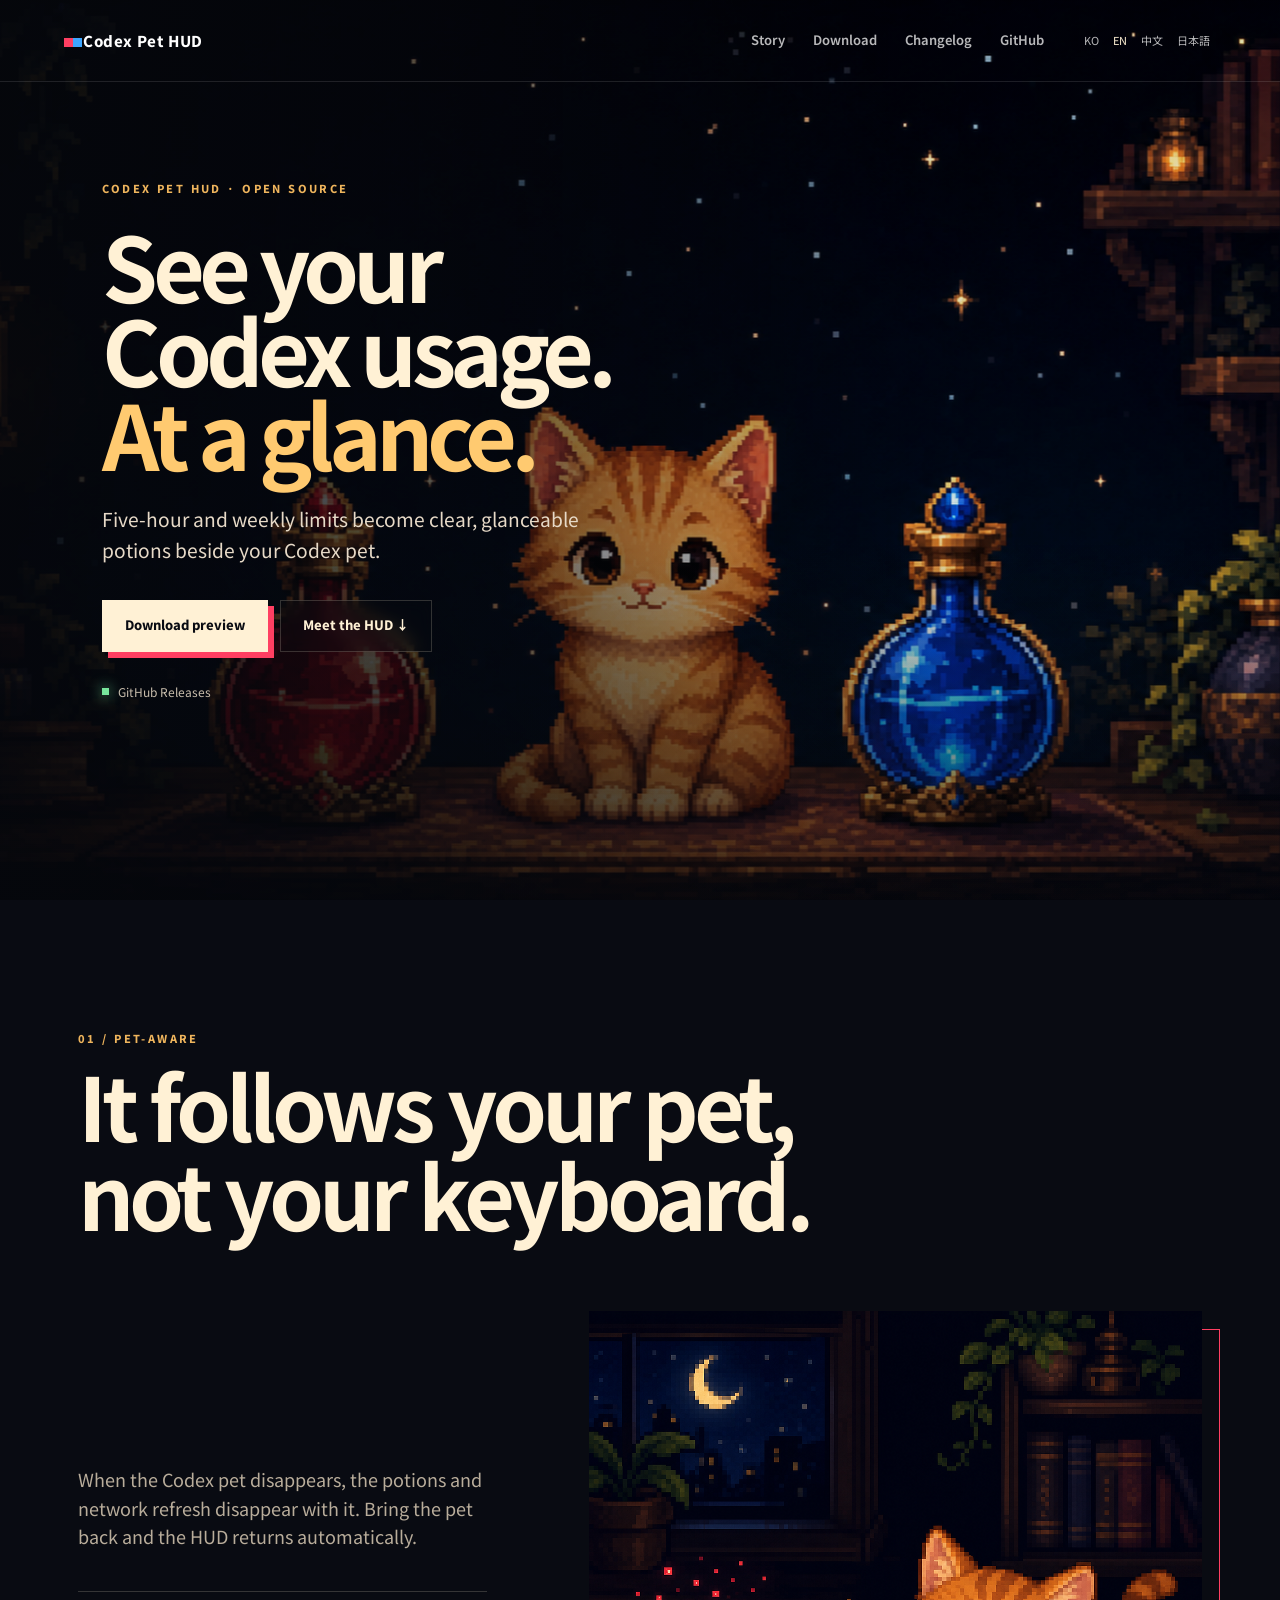
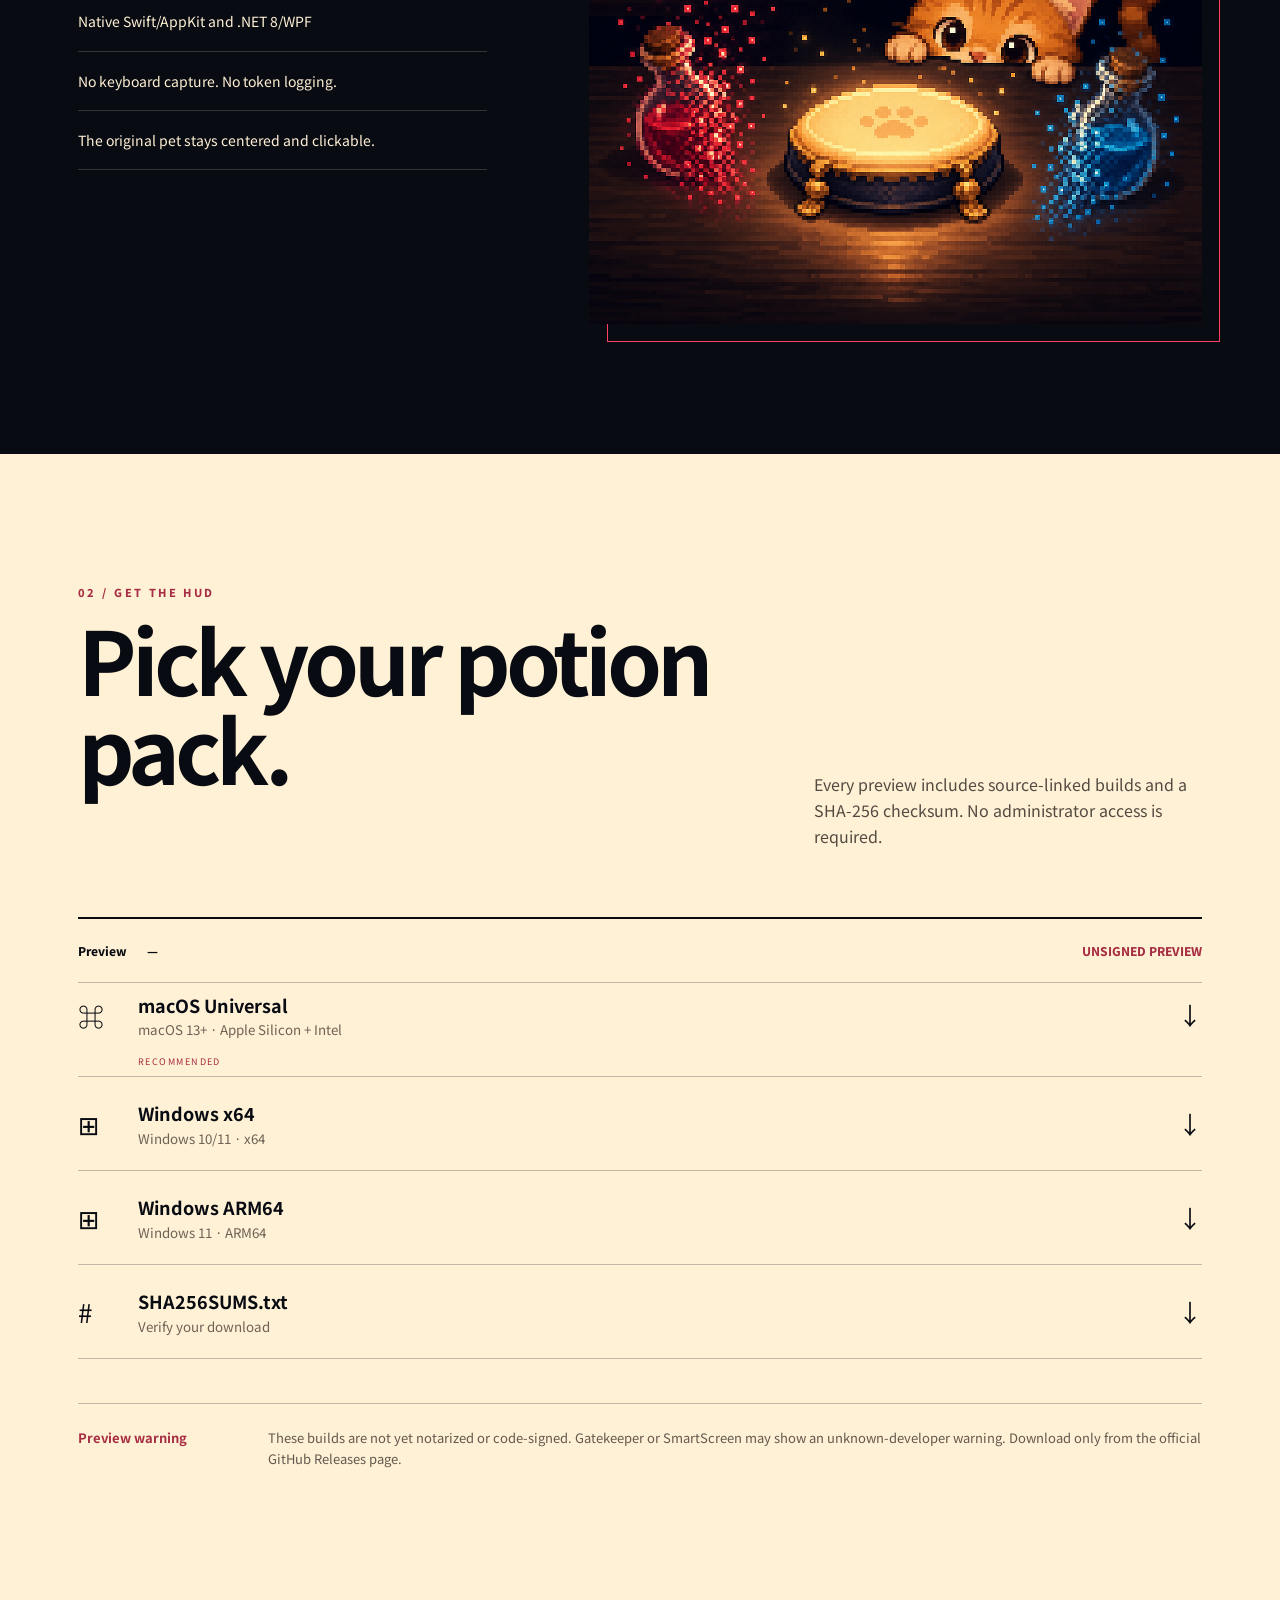
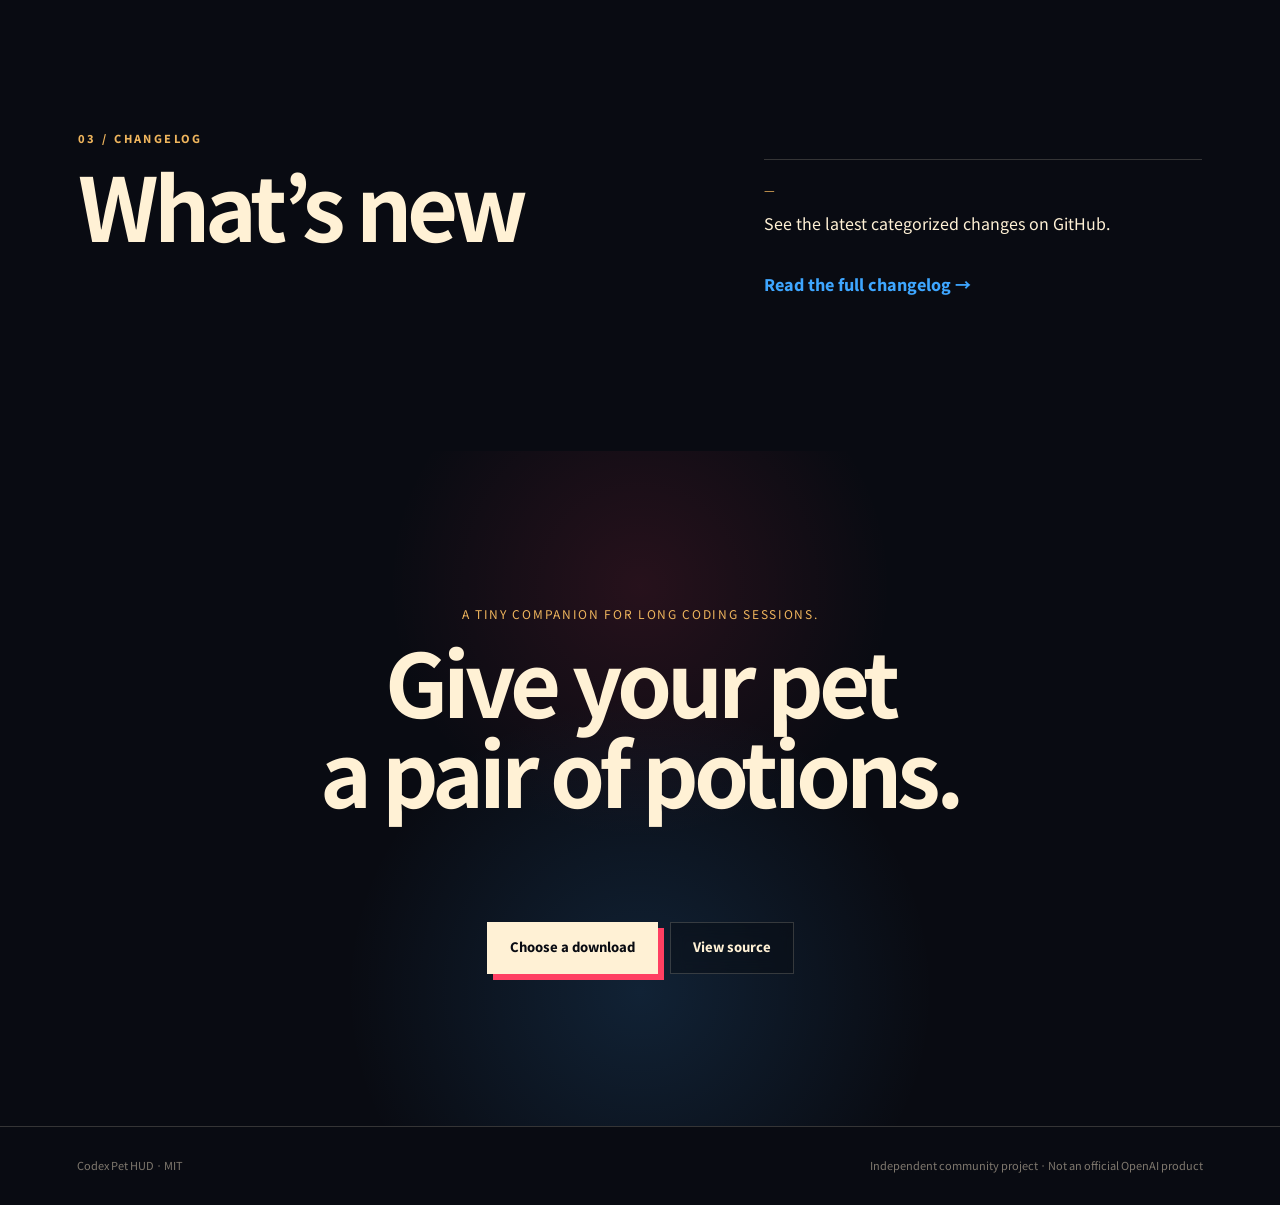
<file: site/index.html>
<!doctype html>
<html lang="en">
<head>
  <meta charset="utf-8">
  <meta name="viewport" content="width=device-width, initial-scale=1">
  <meta name="theme-color" content="#090b12">
  <meta name="description" content="See your five-hour and weekly Codex usage at a glance as two potions beside your pet.">
  <meta property="og:title" content="Codex Pet HUD">
  <meta property="og:description" content="See your Codex usage at a glance.">
  <meta property="og:image" content="https://himomohi.github.io/codex-pet-hud/assets/images/codex-pet-hud-hero.png">
  <meta property="og:type" content="website">
  <title>Codex Pet HUD</title>
  <link rel="icon" type="image/png" href="assets/images/pet-aware-magic.png">
  <link rel="preconnect" href="https://fonts.googleapis.com">
  <link rel="preconnect" href="https://fonts.gstatic.com" crossorigin>
  <link href="https://fonts.googleapis.com/css2?family=Noto+Sans+JP:wght@400;600;800&amp;family=Noto+Sans+KR:wght@400;600;800&amp;display=swap" rel="stylesheet">
  <link rel="stylesheet" href="assets/site.css">
  <script src="assets/site.js" defer></script>
</head>
<body>
  <header class="site-header">
    <a class="brand" href="#top" aria-label="Codex Pet HUD home"><span class="brand-pixel" aria-hidden="true"></span>Codex Pet HUD</a>
    <nav aria-label="Primary navigation">
      <a href="#story" data-i18n="navStory">Story</a>
      <a href="#download" data-i18n="navDownload">Download</a>
      <a href="#changelog" data-i18n="navChangelog">Changelog</a>
      <a href="https://github.com/himomohi/codex-pet-hud">GitHub</a>
    </nav>
    <div class="languages" aria-label="Language">
      <button type="button" data-lang="ko">KO</button><button type="button" data-lang="en">EN</button><button type="button" data-lang="zh">中文</button><button type="button" data-lang="ja">日本語</button>
    </div>
  </header>

  <main id="top">
    <section class="hero">
      <img class="hero-art" src="assets/images/codex-pet-hud-hero.png" alt="A pixel-art orange cat sitting between a red potion and a blue potion">
      <div class="hero-shade"></div>
      <div class="hero-copy reveal">
        <p class="eyebrow">CODEX PET HUD · OPEN SOURCE</p>
        <h1 data-i18n="heroTitle">See your Codex usage.<br><em>At a glance.</em></h1>
        <p data-i18n="heroBody">Five-hour and weekly limits become clear, glanceable potions beside your Codex pet.</p>
        <div class="actions">
          <a class="button primary" id="heroDownload" href="https://github.com/himomohi/codex-pet-hud/releases" data-i18n="downloadLatest">Download preview</a>
          <a class="button quiet" href="#story" data-i18n="meetHud">Meet the HUD ↓</a>
        </div>
        <p class="release-status"><span class="status-dot"></span><span id="heroVersion" data-i18n="checkingRelease">Checking latest release…</span></p>
      </div>
    </section>

    <section class="manifesto" id="story">
      <p class="section-index">01 / PET-AWARE</p>
      <h2 data-i18n="storyTitle">It follows your pet,<br>not your keyboard.</h2>
      <div class="story-grid">
        <div class="story-copy reveal">
          <p data-i18n="storyBody">When the Codex pet disappears, the potions and network refresh disappear with it. Bring the pet back and the HUD returns automatically.</p>
          <ul>
            <li data-i18n="featureNative">Native Swift/AppKit and .NET 8/WPF</li>
            <li data-i18n="featurePrivacy">No keyboard capture. No token logging.</li>
            <li data-i18n="featureCenter">The original pet stays centered and clickable.</li>
          </ul>
        </div>
        <figure class="pixel-frame reveal">
          <img src="assets/images/pet-aware-magic.png" alt="Pixel-art cat hiding while red and blue potion bottles fade into sparkles" loading="lazy">
        </figure>
      </div>
    </section>

    <section class="download" id="download">
      <p class="section-index">02 / GET THE HUD</p>
      <div class="download-heading">
        <h2 data-i18n="downloadTitle">Pick your potion pack.</h2>
        <p data-i18n="downloadBody">Every preview includes source-linked builds and a SHA-256 checksum. No administrator access is required.</p>
      </div>
      <div class="release-meta"><span id="releaseVersion">Preview</span><span id="releaseDate">—</span><span class="preview-tag">UNSIGNED PREVIEW</span></div>
      <div class="download-list">
        <a class="download-row recommended" id="macDownload" href="https://github.com/himomohi/codex-pet-hud/releases">
          <span class="platform-mark">⌘</span><span><strong>macOS Universal</strong><small data-i18n="macRequirement">macOS 13+ · Apple Silicon + Intel</small></span><span class="arrow">↓</span>
        </a>
        <a class="download-row" id="winX64Download" href="https://github.com/himomohi/codex-pet-hud/releases">
          <span class="platform-mark">⊞</span><span><strong>Windows x64</strong><small data-i18n="windowsRequirement">Windows 10/11 · x64</small></span><span class="arrow">↓</span>
        </a>
        <a class="download-row" id="winArmDownload" href="https://github.com/himomohi/codex-pet-hud/releases">
          <span class="platform-mark">⊞</span><span><strong>Windows ARM64</strong><small data-i18n="windowsArmRequirement">Windows 11 · ARM64</small></span><span class="arrow">↓</span>
        </a>
        <a class="download-row checksum" id="checksumDownload" href="https://github.com/himomohi/codex-pet-hud/releases">
          <span class="platform-mark">#</span><span><strong>SHA256SUMS.txt</strong><small data-i18n="verifyDownload">Verify your download</small></span><span class="arrow">↓</span>
        </a>
      </div>
      <aside class="warning"><strong data-i18n="previewWarningTitle">Preview warning</strong><span data-i18n="previewWarning">These builds are not yet notarized or code-signed. Gatekeeper or SmartScreen may show an unknown-developer warning. Download only from the official GitHub Releases page.</span></aside>
    </section>

    <section class="changelog" id="changelog">
      <p class="section-index">03 / CHANGELOG</p>
      <div class="changelog-layout">
        <h2 id="releaseHeading">What’s new</h2>
        <div class="release-notes reveal">
          <p class="date" id="changelogDate">—</p>
          <div id="releaseChanges"><p data-i18n="releaseFallback">See the latest categorized changes on GitHub.</p></div>
          <a href="https://github.com/himomohi/codex-pet-hud/blob/main/CHANGELOG.md" data-i18n="fullChangelog">Read the full changelog →</a>
        </div>
      </div>
    </section>

    <section class="final-cta">
      <p data-i18n="finalEyebrow">A tiny companion for long coding sessions.</p>
      <h2 data-i18n="finalTitle">Give your pet<br>a pair of potions.</h2>
      <div class="actions">
        <a class="button primary" href="#download" data-i18n="chooseDownload">Choose a download</a>
        <a class="button quiet" href="https://github.com/himomohi/codex-pet-hud" data-i18n="viewSource">View source</a>
      </div>
    </section>
  </main>

  <footer><span>Codex Pet HUD · MIT</span><span data-i18n="communityNotice">Independent community project · Not an official OpenAI product</span></footer>
</body>
</html>
</file>
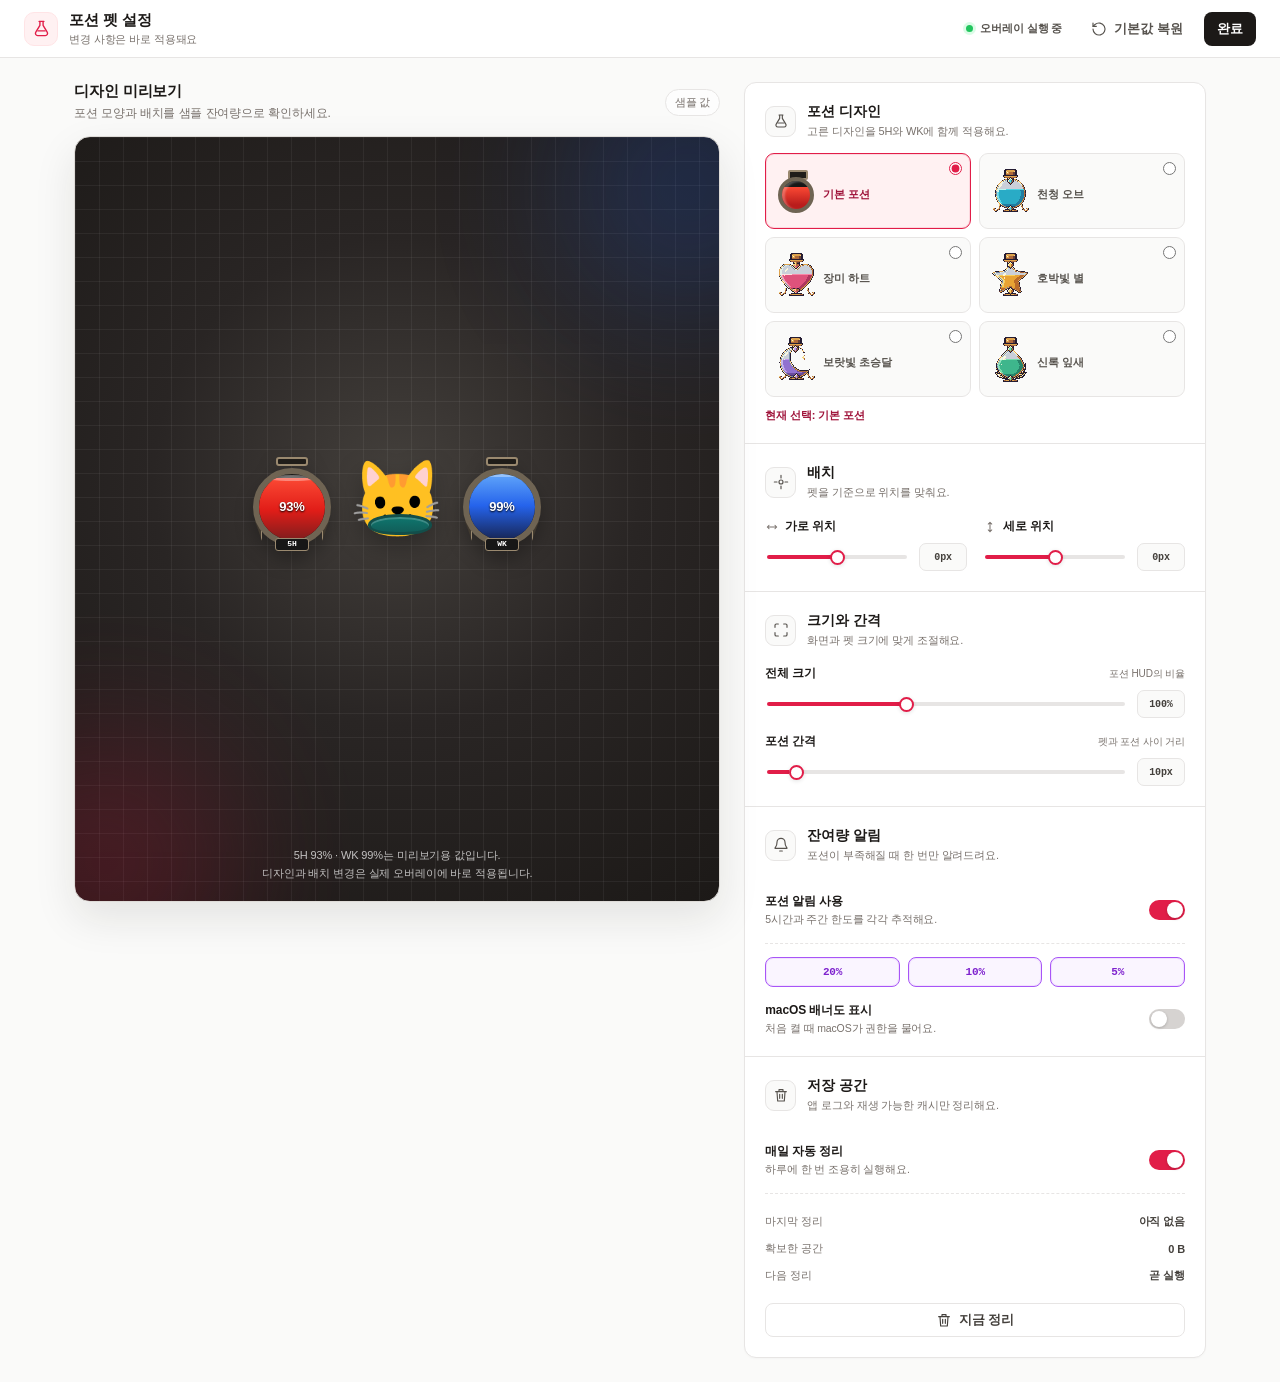
<file: shared/settings/index.html>
<!doctype html>
<html lang="ko">
<head>
  <meta charset="utf-8">
  <meta name="viewport" content="width=device-width, initial-scale=1">
  <title>포션 펫 설정</title>
  <link rel="stylesheet" href="app.css">
</head>
<body>
  <header class="toolbar">
    <div class="brand">
      <div class="brand-icon" aria-hidden="true">
        <svg viewBox="0 0 24 24"><path d="M9 3h6M10 3v5l-5.2 8.7A2.8 2.8 0 0 0 7.2 21h9.6a2.8 2.8 0 0 0 2.4-4.3L14 8V3"/><path d="M7.5 15h9"/></svg>
      </div>
      <div>
        <h1>포션 펫 설정</h1>
        <p>변경 사항은 바로 적용돼요</p>
      </div>
    </div>
    <div class="toolbar-actions">
      <span class="status-badge"><i></i> 오버레이 실행 중</span>
      <button class="button ghost" id="resetButton">
        <svg viewBox="0 0 24 24"><path d="M3 12a9 9 0 1 0 3-6.7L3 8"/><path d="M3 3v5h5"/></svg>
        기본값 복원
      </button>
      <button class="button primary" id="doneButton">완료</button>
    </div>
  </header>

  <main class="workspace">
    <section class="preview-column" aria-labelledby="previewTitle">
      <div class="section-heading">
        <div>
          <h2 id="previewTitle">디자인 미리보기</h2>
          <p>포션 모양과 배치를 샘플 잔여량으로 확인하세요.</p>
        </div>
        <span class="sample-badge">샘플 값</span>
      </div>

      <div class="preview-stage" id="previewStage">
        <div class="ambient ambient-one"></div>
        <div class="ambient ambient-two"></div>
        <div class="axis horizontal"></div>
        <div class="axis vertical"></div>
        <div class="hud-preview" id="hudPreview">
          <div class="potion potion-red">
            <div class="potion-cap"></div>
            <div class="potion-brace left"></div><div class="potion-brace right"></div>
            <div class="potion-glass"><div class="liquid"></div><span>93%</span></div>
            <div class="potion-art" aria-hidden="true"><div class="potion-mask"><div class="liquid"></div></div><img class="potion-frame" alt=""></div>
            <span class="potion-sample">93%</span>
            <b>5H</b>
          </div>
          <div class="pet-sprite" aria-label="포션 펫"></div>
          <div class="potion potion-blue">
            <div class="potion-cap"></div>
            <div class="potion-brace left"></div><div class="potion-brace right"></div>
            <div class="potion-glass"><div class="liquid"></div><span>99%</span></div>
            <div class="potion-art" aria-hidden="true"><div class="potion-mask"><div class="liquid"></div></div><img class="potion-frame" alt=""></div>
            <span class="potion-sample">99%</span>
            <b>WK</b>
          </div>
        </div>
        <p class="preview-hint">5H 93% · WK 99%는 미리보기용 값입니다.<br>디자인과 배치 변경은 실제 오버레이에 바로 적용됩니다.</p>
      </div>
    </section>

    <aside class="settings-panel" aria-label="오버레이 설정">
      <section class="settings-section potion-selection" aria-labelledby="potionStyleTitle">
        <div class="section-title">
          <span class="icon"><svg viewBox="0 0 24 24"><path d="M9 3h6M10 3v5l-5.2 8.7A2.8 2.8 0 0 0 7.2 21h9.6a2.8 2.8 0 0 0 2.4-4.3L14 8V3"/><path d="M7.5 15h9"/></svg></span>
          <div><h3 id="potionStyleTitle">포션 디자인</h3><p>고른 디자인을 5H와 WK에 함께 적용해요.</p></div>
        </div>
        <fieldset class="potion-options">
          <legend class="visually-hidden">포션 디자인 선택</legend>
          <label class="potion-option">
            <input type="radio" name="potionStyle" value="classic" checked>
            <span class="potion-card"><span class="classic-thumbnail" aria-hidden="true"><span></span></span><span>기본 포션</span></span>
          </label>
          <label class="potion-option">
            <input type="radio" name="potionStyle" value="celestial-orb">
            <span class="potion-card"><img src="potions/celestial-orb.png" alt="" width="48" height="48"><span>천청 오브</span></span>
          </label>
          <label class="potion-option">
            <input type="radio" name="potionStyle" value="rose-heart">
            <span class="potion-card"><img src="potions/rose-heart.png" alt="" width="48" height="48"><span>장미 하트</span></span>
          </label>
          <label class="potion-option">
            <input type="radio" name="potionStyle" value="amber-star">
            <span class="potion-card"><img src="potions/amber-star.png" alt="" width="48" height="48"><span>호박빛 별</span></span>
          </label>
          <label class="potion-option">
            <input type="radio" name="potionStyle" value="lunar-crescent">
            <span class="potion-card"><img src="potions/lunar-crescent.png" alt="" width="48" height="48"><span>보랏빛 초승달</span></span>
          </label>
          <label class="potion-option">
            <input type="radio" name="potionStyle" value="verdant-leaf">
            <span class="potion-card"><img src="potions/verdant-leaf.png" alt="" width="48" height="48"><span>신록 잎새</span></span>
          </label>
        </fieldset>
        <p class="selected-potion" id="selectedPotionStyle" aria-live="polite">현재 선택: 기본 포션</p>
      </section>
      <section class="settings-section">
        <div class="section-title">
          <span class="icon"><svg viewBox="0 0 24 24"><circle cx="12" cy="12" r="3"/><path d="M12 2v4M12 18v4M2 12h4M18 12h4"/></svg></span>
          <div><h3>배치</h3><p>펫을 기준으로 위치를 맞춰요.</p></div>
        </div>

        <div class="field-grid">
          <div class="control-group">
            <label for="horizontalOffset"><svg viewBox="0 0 24 24"><path d="M4 12h16M7 9l-3 3 3 3M17 9l3 3-3 3"/></svg>가로 위치</label>
            <div class="slider-row"><input type="range" id="horizontalOffset" min="-400" max="400" step="1"><output id="horizontalOffsetValue">0px</output></div>
          </div>
          <div class="control-group">
            <label for="verticalOffset"><svg viewBox="0 0 24 24"><path d="M12 4v16M9 7l3-3 3 3M9 17l3 3 3-3"/></svg>세로 위치</label>
            <div class="slider-row"><input type="range" id="verticalOffset" min="-300" max="300" step="1"><output id="verticalOffsetValue">0px</output></div>
          </div>
        </div>
      </section>

      <section class="settings-section">
        <div class="section-title">
          <span class="icon"><svg viewBox="0 0 24 24"><path d="M8 3H5a2 2 0 0 0-2 2v3M16 3h3a2 2 0 0 1 2 2v3M8 21H5a2 2 0 0 1-2-2v-3M16 21h3a2 2 0 0 0 2-2v-3"/></svg></span>
          <div><h3>크기와 간격</h3><p>화면과 펫 크기에 맞게 조절해요.</p></div>
        </div>

        <div class="control-group wide">
          <label for="scale">전체 크기 <small>포션 HUD의 비율</small></label>
          <div class="slider-row"><input type="range" id="scale" min="50" max="180" step="5"><output id="scaleValue">100%</output></div>
        </div>
        <div class="control-group wide">
          <label for="potionGap">포션 간격 <small>펫과 포션 사이 거리</small></label>
          <div class="slider-row"><input type="range" id="potionGap" min="0" max="160" step="1"><output id="potionGapValue">10px</output></div>
        </div>
      </section>

      <section class="settings-section alerts">
        <div class="section-title">
          <span class="icon"><svg viewBox="0 0 24 24"><path d="M18 8a6 6 0 0 0-12 0c0 7-3 7-3 9h18c0-2-3-2-3-9"/><path d="M10 21h4"/></svg></span>
          <div><h3>잔여량 알림</h3><p>포션이 부족해질 때 한 번만 알려드려요.</p></div>
        </div>

        <label class="switch-row compact">
          <span><strong>포션 알림 사용</strong><small>5시간과 주간 한도를 각각 추적해요.</small></span>
          <input type="checkbox" id="usageAlertsEnabled"><i class="switch"></i>
        </label>

        <div class="threshold-options" id="thresholdOptions" aria-label="알림 기준">
          <label class="threshold-chip"><input type="checkbox" id="alert20"><span>20%</span></label>
          <label class="threshold-chip"><input type="checkbox" id="alert10"><span>10%</span></label>
          <label class="threshold-chip"><input type="checkbox" id="alert5"><span>5%</span></label>
        </div>

        <label class="switch-row native-alert-row">
          <span><strong>macOS 배너도 표시</strong><small>처음 켤 때 macOS가 권한을 물어요.</small></span>
          <input type="checkbox" id="nativeNotificationsEnabled"><i class="switch"></i>
        </label>
      </section>

      <section class="settings-section maintenance">
        <div class="section-title">
          <span class="icon"><svg viewBox="0 0 24 24"><path d="M4 7h16M10 11v6M14 11v6M6 7l1 14h10l1-14M9 7V4h6v3"/></svg></span>
          <div><h3>저장 공간</h3><p>앱 로그와 재생 가능한 캐시만 정리해요.</p></div>
        </div>

        <label class="switch-row compact">
          <span><strong>매일 자동 정리</strong><small>하루에 한 번 조용히 실행해요.</small></span>
          <input type="checkbox" id="autoCleanup"><i class="switch"></i>
        </label>
        <dl class="maintenance-stats">
          <div><dt>마지막 정리</dt><dd id="lastCleanup">아직 없음</dd></div>
          <div><dt>확보한 공간</dt><dd id="freedSpace">0 B</dd></div>
          <div><dt>다음 정리</dt><dd id="nextCleanup">자동 정리 후 표시</dd></div>
        </dl>
        <button class="button outline cleanup-button" id="cleanupButton">
          <svg viewBox="0 0 24 24"><path d="M4 7h16M10 11v6M14 11v6M6 7l1 14h10l1-14M9 7V4h6v3"/></svg>
          <span>지금 정리</span>
        </button>
      </section>
    </aside>
  </main>

  <div class="toast" id="toast" role="status"><span>✓</span><p>설정이 저장됐어요.</p></div>
  <script src="potion-masks.js"></script>
  <script src="app.js"></script>
</body>
</html>
</file>
<file: site/assets/site.css>
:root{--ink:#090b12;--ink-2:#111521;--cream:#fff1d5;--muted:#b9ad9b;--ruby:#ff3f62;--sapphire:#3ea6ff;--gold:#efb55d;--line:rgba(255,241,213,.18);--max:1180px}
*{box-sizing:border-box}html{scroll-behavior:smooth}body{margin:0;background:var(--ink);color:var(--cream);font-family:"Noto Sans KR","Noto Sans JP",ui-sans-serif,system-ui,sans-serif;line-height:1.6}a{color:inherit;text-decoration:none}button{font:inherit}.site-header{position:absolute;z-index:10;top:0;left:0;right:0;height:82px;display:flex;align-items:center;gap:34px;padding:0 clamp(20px,5vw,72px);border-bottom:1px solid rgba(255,255,255,.11);color:#fff}.brand{font-size:15px;font-weight:800;letter-spacing:.04em;white-space:nowrap}.brand-pixel{display:inline-block;width:9px;height:9px;margin-right:10px;background:var(--ruby);box-shadow:9px 0 var(--sapphire);image-rendering:pixelated}.site-header nav{display:flex;gap:28px;margin-left:auto;font-size:13px;font-weight:600}.site-header nav a,.languages button{opacity:.72;transition:opacity .18s,color .18s}.site-header nav a:hover,.languages button:hover,.languages button.active{opacity:1;color:var(--cream)}.languages{display:flex;gap:2px}.languages button{border:0;background:transparent;color:#fff;padding:8px 6px;font-size:11px;cursor:pointer}.hero{position:relative;min-height:100svh;overflow:hidden;background:#060912}.hero-art{position:absolute;width:100%;height:100%;object-fit:cover;object-position:center;image-rendering:auto;animation:heroIn 1.2s cubic-bezier(.2,.8,.2,1) both}.hero-shade{position:absolute;inset:0;background:linear-gradient(90deg,rgba(5,7,12,.92) 0%,rgba(5,7,12,.66) 34%,rgba(5,7,12,.1) 70%),linear-gradient(0deg,rgba(5,7,12,.65),transparent 40%)}.hero-copy{position:relative;z-index:2;width:min(620px,90vw);padding:clamp(150px,20vh,220px) 0 80px clamp(24px,8vw,130px)}.eyebrow,.section-index{font-size:11px;font-weight:800;letter-spacing:.22em;color:var(--gold)}h1,h2,h3,p{margin-top:0}.hero h1{font-size:clamp(48px,7vw,98px);line-height:.94;letter-spacing:-.065em;margin:24px 0 30px}.hero h1 em{font-style:normal;color:#ffca70}.hero-copy>p:not(.eyebrow):not(.release-status){max-width:510px;color:#e7dac8;font-size:clamp(16px,1.5vw,20px)}.actions{display:flex;flex-wrap:wrap;gap:12px;margin-top:34px}.button{display:inline-flex;align-items:center;justify-content:center;min-height:52px;padding:0 22px;border:1px solid var(--line);font-size:13px;font-weight:800;transition:transform .18s,background .18s,border-color .18s}.button:hover{transform:translateY(-3px)}.button.primary{background:var(--cream);color:var(--ink);border-color:var(--cream);box-shadow:6px 6px 0 var(--ruby)}.button.primary:hover{box-shadow:4px 4px 0 var(--sapphire)}.button.quiet{background:rgba(8,10,17,.4);backdrop-filter:blur(8px)}.release-status{display:flex;align-items:center;gap:9px;margin-top:30px;color:#c9bead;font-size:12px}.status-dot{width:7px;height:7px;background:#78e69c;box-shadow:0 0 14px #78e69c;animation:pulse 2s infinite}.manifesto,.download,.changelog{max-width:var(--max);margin:0 auto;padding:130px 28px}.manifesto h2,.download h2,.changelog h2,.final-cta h2{font-size:clamp(42px,7vw,88px);line-height:1.02;letter-spacing:-.055em}.story-grid{display:grid;grid-template-columns:.8fr 1.2fr;gap:8vw;align-items:center;margin-top:64px}.story-copy{font-size:18px;color:var(--muted)}.story-copy ul{list-style:none;padding:0;margin:40px 0 0;border-top:1px solid var(--line)}.story-copy li{padding:18px 0;border-bottom:1px solid var(--line);color:var(--cream);font-size:14px}.pixel-frame{margin:0;position:relative}.pixel-frame:before{content:"";position:absolute;inset:18px -18px -18px 18px;border:1px solid var(--ruby);z-index:-1}.pixel-frame img{display:block;width:100%;aspect-ratio:1;object-fit:cover;image-rendering:pixelated}.download{max-width:none;background:var(--cream);color:var(--ink);padding-left:max(28px,calc((100vw - var(--max))/2 + 28px));padding-right:max(28px,calc((100vw - var(--max))/2 + 28px))}.download .section-index{color:#a62d43}.download-heading{display:grid;grid-template-columns:1fr .6fr;gap:7vw;align-items:end}.download-heading p{color:#534b42;font-size:16px}.release-meta{display:flex;gap:20px;padding:22px 0;margin-top:52px;border-top:2px solid var(--ink);font-size:12px;font-weight:800}.preview-tag{margin-left:auto;color:#a62d43}.download-list{border-top:1px solid rgba(9,11,18,.25)}.download-row{display:grid;grid-template-columns:60px 1fr 40px;align-items:center;min-height:94px;border-bottom:1px solid rgba(9,11,18,.25);transition:padding .18s,background .18s}.download-row:hover{padding:0 14px;background:#ffe2be}.download-row.recommended:after{content:"RECOMMENDED";grid-column:2;font-size:9px;color:#a62d43;letter-spacing:.16em}.platform-mark{font-size:26px}.download-row strong{display:block;font-size:18px}.download-row small{display:block;color:#6d6256}.arrow{font-size:24px;text-align:right}.warning{display:grid;grid-template-columns:160px 1fr;gap:30px;margin-top:44px;padding-top:24px;border-top:1px solid rgba(9,11,18,.25);font-size:13px;color:#63594e}.warning strong{color:#a62d43}.changelog-layout{display:grid;grid-template-columns:1fr .75fr;gap:8vw;align-items:start}.release-notes{padding-top:20px;border-top:1px solid var(--line)}.release-notes .date{color:var(--gold);font-size:12px;letter-spacing:.16em}.release-notes h3{font-size:30px}.release-notes>p:not(.date){color:var(--muted)}.release-notes a{display:inline-block;margin-top:20px;color:var(--sapphire);font-weight:800}.final-cta{min-height:75vh;display:flex;flex-direction:column;justify-content:center;align-items:center;text-align:center;padding:100px 24px;background:radial-gradient(circle at 50% 80%,rgba(62,166,255,.15),transparent 35%),radial-gradient(circle at 50% 20%,rgba(255,63,98,.12),transparent 30%)}.final-cta>p{color:var(--gold);font-size:12px;letter-spacing:.14em;text-transform:uppercase}.final-cta .actions{justify-content:center}footer{display:flex;justify-content:space-between;gap:24px;padding:30px clamp(24px,6vw,80px);border-top:1px solid var(--line);color:#7f786e;font-size:11px}.reveal{animation:reveal linear both;animation-timeline:view();animation-range:entry 10% cover 35%}@keyframes heroIn{from{opacity:0;transform:scale(1.04)}to{opacity:1;transform:scale(1)}}@keyframes pulse{50%{opacity:.35}}@keyframes reveal{from{opacity:0;transform:translateY(34px)}to{opacity:1;transform:none}}
@media(max-width:820px){.site-header{height:68px;padding:0 18px}.site-header nav{display:none}.languages{margin-left:auto}.hero{min-height:780px}.hero-art{object-position:62% center}.hero-shade{background:linear-gradient(0deg,rgba(5,7,12,.96) 0%,rgba(5,7,12,.5) 65%,rgba(5,7,12,.25))}.hero-copy{padding:300px 22px 70px}.story-grid,.download-heading,.changelog-layout{grid-template-columns:1fr}.manifesto,.changelog{padding:90px 22px}.download{padding-top:90px;padding-bottom:90px}.story-grid{gap:50px}.download-row{grid-template-columns:48px 1fr 30px}.warning{grid-template-columns:1fr}.preview-tag{margin-left:0}.release-meta{flex-wrap:wrap}.final-cta{min-height:600px}footer{flex-direction:column}}
@media(prefers-reduced-motion:reduce){html{scroll-behavior:auto}.hero-art,.status-dot,.reveal{animation:none!important}.button,.download-row{transition:none}}
.release-notes h3{margin-bottom:8px}.release-notes li{color:var(--muted)}.release-notes ul{margin:0 0 28px;padding-left:20px}.release-notes li+li{margin-top:8px}
</file>
<file: shared/settings/app.css>
:root {
  color-scheme: light;
  --background: #fafaf9;
  --surface: #ffffff;
  --foreground: #1c1917;
  --muted: #78716c;
  --border: #e7e5e4;
  --accent: #e11d48;
  --accent-hover: #be123c;
  --ring: rgba(225, 29, 72, .18);
  --radius: 12px;
  font-family: "Noto Sans KR", -apple-system, BlinkMacSystemFont, "Apple SD Gothic Neo", "Segoe UI", sans-serif;
}

* { box-sizing: border-box; }
html, body { margin: 0; min-width: 360px; min-height: 600px; background: var(--background); color: var(--foreground); }
body { font-size: 13px; letter-spacing: -.01em; }
button, input { font: inherit; }
svg { width: 16px; height: 16px; fill: none; stroke: currentColor; stroke-width: 1.75; stroke-linecap: round; stroke-linejoin: round; }

.toolbar {
  height: 58px;
  display: flex;
  align-items: center;
  justify-content: space-between;
  padding: 0 24px;
  background: rgba(255,255,255,.92);
  border-bottom: 1px solid var(--border);
  backdrop-filter: blur(20px);
  position: sticky;
  top: 0;
  z-index: 10;
}

.brand, .toolbar-actions, .section-heading, .section-title, .slider-row, .switch-row { display: flex; align-items: center; }
.brand { gap: 11px; }
.brand-icon { width: 34px; height: 34px; display: grid; place-items: center; border-radius: 10px; background: #fff1f2; color: var(--accent); border: 1px solid #ffe4e6; }
.brand-icon svg { width: 19px; height: 19px; }
h1, h2, h3, p { margin: 0; }
h1 { font-size: 15px; font-weight: 720; }
.brand p { margin-top: 2px; font-size: 11px; color: var(--muted); }
.toolbar-actions { gap: 8px; }

.status-badge, .live-badge { display: inline-flex; align-items: center; gap: 7px; white-space: nowrap; color: #57534e; font-size: 11px; font-weight: 600; }
.status-badge i, .live-badge span { width: 7px; height: 7px; border-radius: 50%; background: #22c55e; box-shadow: 0 0 0 3px #dcfce7; }
.status-badge { margin-right: 8px; }
.live-badge, .sample-badge { padding: 5px 9px; border: 1px solid var(--border); border-radius: 999px; background: rgba(255,255,255,.72); }
.sample-badge { flex-shrink: 0; color: var(--muted); font-size: 11px; }
.live-badge span { width: 6px; height: 6px; }

.button { height: 34px; display: inline-flex; align-items: center; justify-content: center; gap: 7px; border-radius: 8px; border: 1px solid transparent; padding: 0 12px; cursor: pointer; font-weight: 650; transition: background .16s ease, border-color .16s ease, transform .16s ease; }
.button:active { transform: scale(.98); }
.button.primary { color: white; background: var(--foreground); }
.button.primary:hover { background: #292524; }
.button.ghost { background: transparent; color: #57534e; }
.button.ghost:hover { background: #f5f5f4; }
.button.outline { background: white; border-color: var(--border); color: #44403c; }
.button.outline:hover { background: #fafaf9; border-color: #d6d3d1; }

.workspace { display: grid; grid-template-columns: minmax(0, 7fr) minmax(340px, 5fr); gap: 24px; max-width: 1180px; margin: 0 auto; padding: 24px; min-height: calc(100vh - 58px); }
.preview-column { min-width: 0; }
.section-heading { justify-content: space-between; margin-bottom: 14px; }
.section-heading h2 { font-size: 15px; font-weight: 700; }
.section-heading p { color: var(--muted); font-size: 12px; margin-top: 4px; }

.preview-stage {
  height: calc(100vh - 134px);
  min-height: 320px;
  position: sticky;
  top: 82px;
  overflow: hidden;
  border: 1px solid #dedbd7;
  border-radius: 16px;
  background:
    linear-gradient(rgba(255,255,255,.055) 1px, transparent 1px),
    linear-gradient(90deg, rgba(255,255,255,.055) 1px, transparent 1px),
    radial-gradient(circle at 50% 45%, #44403c 0, #292524 46%, #1c1917 100%);
  background-size: 24px 24px, 24px 24px, auto;
  box-shadow: 0 16px 42px rgba(28,25,23,.10);
  isolation: isolate;
}
.ambient { position: absolute; width: 260px; height: 260px; border-radius: 50%; filter: blur(70px); opacity: .22; z-index: -1; }
.ambient-one { background: #e11d48; left: -100px; bottom: -90px; }
.ambient-two { background: #2563eb; right: -100px; top: -80px; }
.axis { position: absolute; opacity: 0; background: rgba(255,255,255,.2); transition: opacity .2s ease; }
.preview-stage.adjusting .axis { opacity: 1; }
.axis.horizontal { height: 1px; left: 12%; right: 12%; top: 50%; }
.axis.vertical { width: 1px; top: 12%; bottom: 12%; left: 50%; }

.hud-preview { --scale: 1; --gap: 10px; position: absolute; left: 50%; top: 48%; display: flex; align-items: center; gap: var(--gap); transform: translate(-50%, -50%) scale(var(--scale)); transform-origin: center; }
.pet-sprite { width: 112px; height: 112px; flex: 0 0 auto; display: grid; place-items: center; position: relative; filter: drop-shadow(0 10px 12px rgba(0,0,0,.28)); }
.pet-sprite::before { content: "🐱"; font-size: 76px; line-height: 1; transform: translateY(-4px); }
.pet-sprite::after { content: ""; position: absolute; width: 58px; height: 15px; left: 27px; top: 66px; border-radius: 50% 50% 44% 44%; background: linear-gradient(#0f766e, #115e59); border: 3px solid #134e4a; box-shadow: inset 0 2px rgba(255,255,255,.2); }
.potion { width: 78px; height: 94px; position: relative; flex: 0 0 auto; filter: drop-shadow(0 9px 9px rgba(0,0,0,.28)); }
.potion-cap { position: absolute; width: 32px; height: 9px; left: 23px; top: 0; border: 2px solid #9a896f; background: #201d19; border-radius: 3px; z-index: 3; }
.potion-glass { position: absolute; inset: 11px 0 5px; border-radius: 50%; overflow: hidden; border: 6px solid #6f6453; box-shadow: inset 0 0 0 2px #1c1917, inset 8px 2px 10px rgba(255,255,255,.12); background: #171717; z-index: 2; }
.potion-glass .liquid { position: absolute; left: 0; right: 0; bottom: 0; height: 76%; }
.potion-red .liquid { background: linear-gradient(#fb4934, #e11d18 52%, #7f1d1d); }
.potion-blue .liquid { height: 68%; background: linear-gradient(#60a5fa, #2563eb 48%, #172554); }
.potion-glass .liquid::before { content: ""; position: absolute; left: 3px; right: 3px; top: -3px; height: 6px; border-radius: 50%; background: rgba(255,255,255,.35); }
.potion-glass span { position: absolute; inset: 0; display: grid; place-items: center; color: white; font-size: 13px; font-weight: 800; text-shadow: 0 1px 2px #000; z-index: 2; }
.potion b { position: absolute; width: 34px; height: 13px; left: 22px; bottom: 0; display: grid; place-items: center; border-radius: 3px; background: #171717; color: white; border: 1px solid #9a896f; font: 800 8px/1 ui-monospace, SFMono-Regular, Menlo, monospace; z-index: 4; }
.potion-brace { position: absolute; width: 12px; height: 58px; top: 26px; background: #40392f; border: 1px solid #9a896f; z-index: 1; }
.potion-brace.left { left: -3px; clip-path: polygon(100% 0, 35% 28%, 45% 68%, 100% 100%); }
.potion-brace.right { right: -3px; clip-path: polygon(0 0, 65% 28%, 55% 68%, 0 100%); }
.preview-hint { position: absolute; left: 16px; right: 16px; bottom: 18px; text-align: center; color: rgba(255,255,255,.72); font-size: 11px; line-height: 1.7; }
.potion-art, .potion-sample { display: none; }
.potion.styled { width: 96px; height: 128px; }
.potion.styled .potion-cap, .potion.styled .potion-brace, .potion.styled .potion-glass { display: none; }
.potion.styled .potion-art { display: block; position: absolute; width: 96px; height: 96px; left: 0; top: 0; }
.potion-mask { position: absolute; inset: 0; background: #171717; -webkit-mask-image: var(--potion-mask); mask-image: var(--potion-mask); -webkit-mask-size: 96px 96px; mask-size: 96px 96px; -webkit-mask-repeat: no-repeat; mask-repeat: no-repeat; }
.potion-mask .liquid { position: absolute; left: 0; right: 0; }
.potion-frame { position: absolute; inset: 0; width: 96px; height: 96px; image-rendering: pixelated; }
.potion.styled .potion-sample { display: block; position: absolute; top: 98px; width: 100%; color: white; text-align: center; font: 800 13px/16px ui-monospace, SFMono-Regular, Menlo, monospace; text-shadow: 0 1px 3px #000; }
.potion.styled b { left: 31px; }

.settings-panel { align-self: start; background: var(--surface); border: 1px solid var(--border); border-radius: var(--radius); box-shadow: 0 1px 2px rgba(28,25,23,.025); overflow: hidden; }
.settings-section { padding: 20px; border-bottom: 1px solid var(--border); }
.settings-section:last-child { border-bottom: 0; }
.section-title { gap: 11px; margin-bottom: 18px; }
.section-title .icon { width: 31px; height: 31px; display: grid; place-items: center; color: #57534e; border: 1px solid var(--border); border-radius: 9px; background: #fafaf9; }
.section-title h3 { font-size: 14px; font-weight: 720; }
.section-title p { margin-top: 3px; font-size: 11px; color: var(--muted); }

.visually-hidden { position: absolute; width: 1px; height: 1px; margin: -1px; padding: 0; overflow: hidden; clip-path: inset(50%); white-space: nowrap; border: 0; }
.potion-selection .section-title { margin-bottom: 14px; }
.potion-options { display: grid; grid-template-columns: repeat(2, minmax(0, 1fr)); gap: 8px; border: 0; padding: 0; margin: 0; min-width: 0; }
.potion-option { position: relative; cursor: pointer; min-width: 0; }
.potion-option input { position: absolute; right: 9px; top: 9px; margin: 0; width: 13px; height: 13px; accent-color: var(--accent); z-index: 1; }
.potion-card { min-height: 76px; display: flex; align-items: center; gap: 3px; padding: 10px 6px; border: 1px solid var(--border); border-radius: 9px; background: #fafaf9; color: #57534e; font-size: 11px; font-weight: 650; transition: background .16s ease, border-color .16s ease; }
.potion-card > img, .classic-thumbnail { flex: 0 0 48px; width: 48px; height: 48px; image-rendering: pixelated; }
.potion-card > span:last-child { padding-top: 6px; }
.potion-option:hover .potion-card { border-color: #d6d3d1; background: #f5f5f4; }
.potion-option input:checked + .potion-card { background: #fff1f2; border-color: var(--accent); color: #9f1239; box-shadow: inset 0 0 0 1px rgba(225,29,72,.12); }
.potion-option input:focus-visible + .potion-card { outline: 2px dashed #475569; outline-offset: 2px; }
.classic-thumbnail { position: relative; }
.classic-thumbnail::before { content: ""; position: absolute; width: 16px; height: 6px; top: 3px; left: 16px; background: #201d19; border: 2px solid #9a896f; border-radius: 2px; }
.classic-thumbnail > span { position: absolute; left: 6px; top: 10px; width: 36px; height: 36px; border: 4px solid #6f6453; border-radius: 50%; background: linear-gradient(#171717 20%, #fb4934 21%, #b91c1c 85%); box-shadow: inset 3px 1px 2px rgba(255,255,255,.25); }
.selected-potion { margin-top: 11px; font-size: 11px; color: #9f1239; font-weight: 600; }

.switch-row { justify-content: space-between; gap: 16px; cursor: pointer; }
.switch-row strong { display: block; font-size: 12px; font-weight: 650; }
.switch-row small { display: block; color: var(--muted); font-size: 10.5px; margin-top: 3px; }
.switch-row input { position: absolute; opacity: 0; pointer-events: none; }
.switch { width: 36px; height: 20px; flex: 0 0 auto; border-radius: 999px; background: #d6d3d1; padding: 2px; transition: .18s ease; }
.switch::after { content: ""; display: block; width: 16px; height: 16px; border-radius: 50%; background: white; box-shadow: 0 1px 3px rgba(0,0,0,.2); transition: transform .18s ease; }
.switch-row input:checked + .switch { background: var(--accent); }
.switch-row input:checked + .switch::after { transform: translateX(16px); }
.switch-row.compact { padding: 12px 0 16px; border-bottom: 1px dashed var(--border); }
.threshold-options { display: grid; grid-template-columns: repeat(3, 1fr); gap: 8px; margin: 13px 0; }
.threshold-chip { cursor: pointer; }
.threshold-chip input { position: absolute; opacity: 0; pointer-events: none; }
.threshold-chip span { height: 30px; display: grid; place-items: center; border: 1px solid var(--border); border-radius: 8px; background: #fafaf9; color: #78716c; font: 700 11px ui-monospace, SFMono-Regular, Menlo, monospace; transition: .16s ease; }
.threshold-chip input:checked + span { border-color: #a855f7; background: #faf5ff; color: #7e22ce; box-shadow: inset 0 0 0 1px rgba(168,85,247,.12); }
.threshold-options.disabled { opacity: .42; pointer-events: none; }
.native-alert-row { padding-top: 2px; }

.field-grid { display: grid; grid-template-columns: 1fr 1fr; gap: 16px; margin-top: 19px; }
.control-group.wide { margin-top: 16px; }
.control-group label { display: flex; align-items: center; gap: 6px; margin-bottom: 9px; font-size: 11.5px; font-weight: 650; }
.control-group label svg { width: 14px; height: 14px; color: #78716c; }
.control-group label small { margin-left: auto; color: var(--muted); font-size: 10px; font-weight: 450; }
.slider-row { gap: 10px; }
input[type="range"] { width: 100%; appearance: none; height: 4px; border-radius: 999px; background: linear-gradient(90deg, var(--accent) var(--value, 50%), #e7e5e4 var(--value, 50%)); outline: none; }
input[type="range"]::-webkit-slider-thumb { appearance: none; width: 15px; height: 15px; border-radius: 50%; background: white; border: 2px solid var(--accent); box-shadow: 0 1px 4px rgba(0,0,0,.12); cursor: grab; }
input[type="range"]:focus-visible::-webkit-slider-thumb { box-shadow: 0 0 0 4px var(--ring); }
output { min-width: 48px; height: 28px; display: grid; place-items: center; border: 1px solid var(--border); border-radius: 7px; background: #fafaf9; color: #44403c; font: 650 10px ui-monospace, SFMono-Regular, Menlo, monospace; }

.maintenance-stats { margin: 14px 0; }
.maintenance-stats div { display: flex; align-items: center; justify-content: space-between; padding: 6px 0; }
.maintenance-stats dt { color: var(--muted); font-size: 11px; }
.maintenance-stats dd { margin: 0; color: #44403c; font-size: 11px; font-weight: 650; }
.cleanup-button { width: 100%; }
.cleanup-button.loading svg { animation: spin .8s linear infinite; }

.toast { position: fixed; left: 50%; bottom: 22px; transform: translate(-50%, 16px); display: flex; align-items: center; gap: 9px; padding: 10px 14px; border-radius: 9px; background: #1c1917; color: white; box-shadow: 0 12px 32px rgba(0,0,0,.18); opacity: 0; pointer-events: none; transition: .2s ease; z-index: 20; }
.toast.show { opacity: 1; transform: translate(-50%, 0); }
.toast span { width: 18px; height: 18px; display: grid; place-items: center; border-radius: 50%; background: #22c55e; font-size: 11px; }
.toast p { font-size: 11.5px; font-weight: 600; }

@keyframes spin { to { transform: rotate(360deg); } }
@media (max-width: 900px) {
  .workspace { grid-template-columns: 1fr 350px; gap: 16px; padding: 16px; }
  .toolbar { padding: 0 16px; }
}
@media (max-width: 760px) {
  .workspace { grid-template-columns: minmax(0, 1fr); }
  .settings-panel { grid-row: 1; }
  .preview-stage { position: relative; top: auto; height: 360px; min-height: 320px; }
  .status-badge { display: none; }
  .toolbar { padding: 0 12px; gap: 8px; }
  .toolbar-actions { gap: 3px; }
  .button { padding: 0 8px; }
  .button.ghost svg { display: none; }
  .brand-icon { display: none; }
}
@media (prefers-reduced-motion: reduce) {
  *, *::before, *::after { transition: none !important; animation: none !important; }
}
</file>
